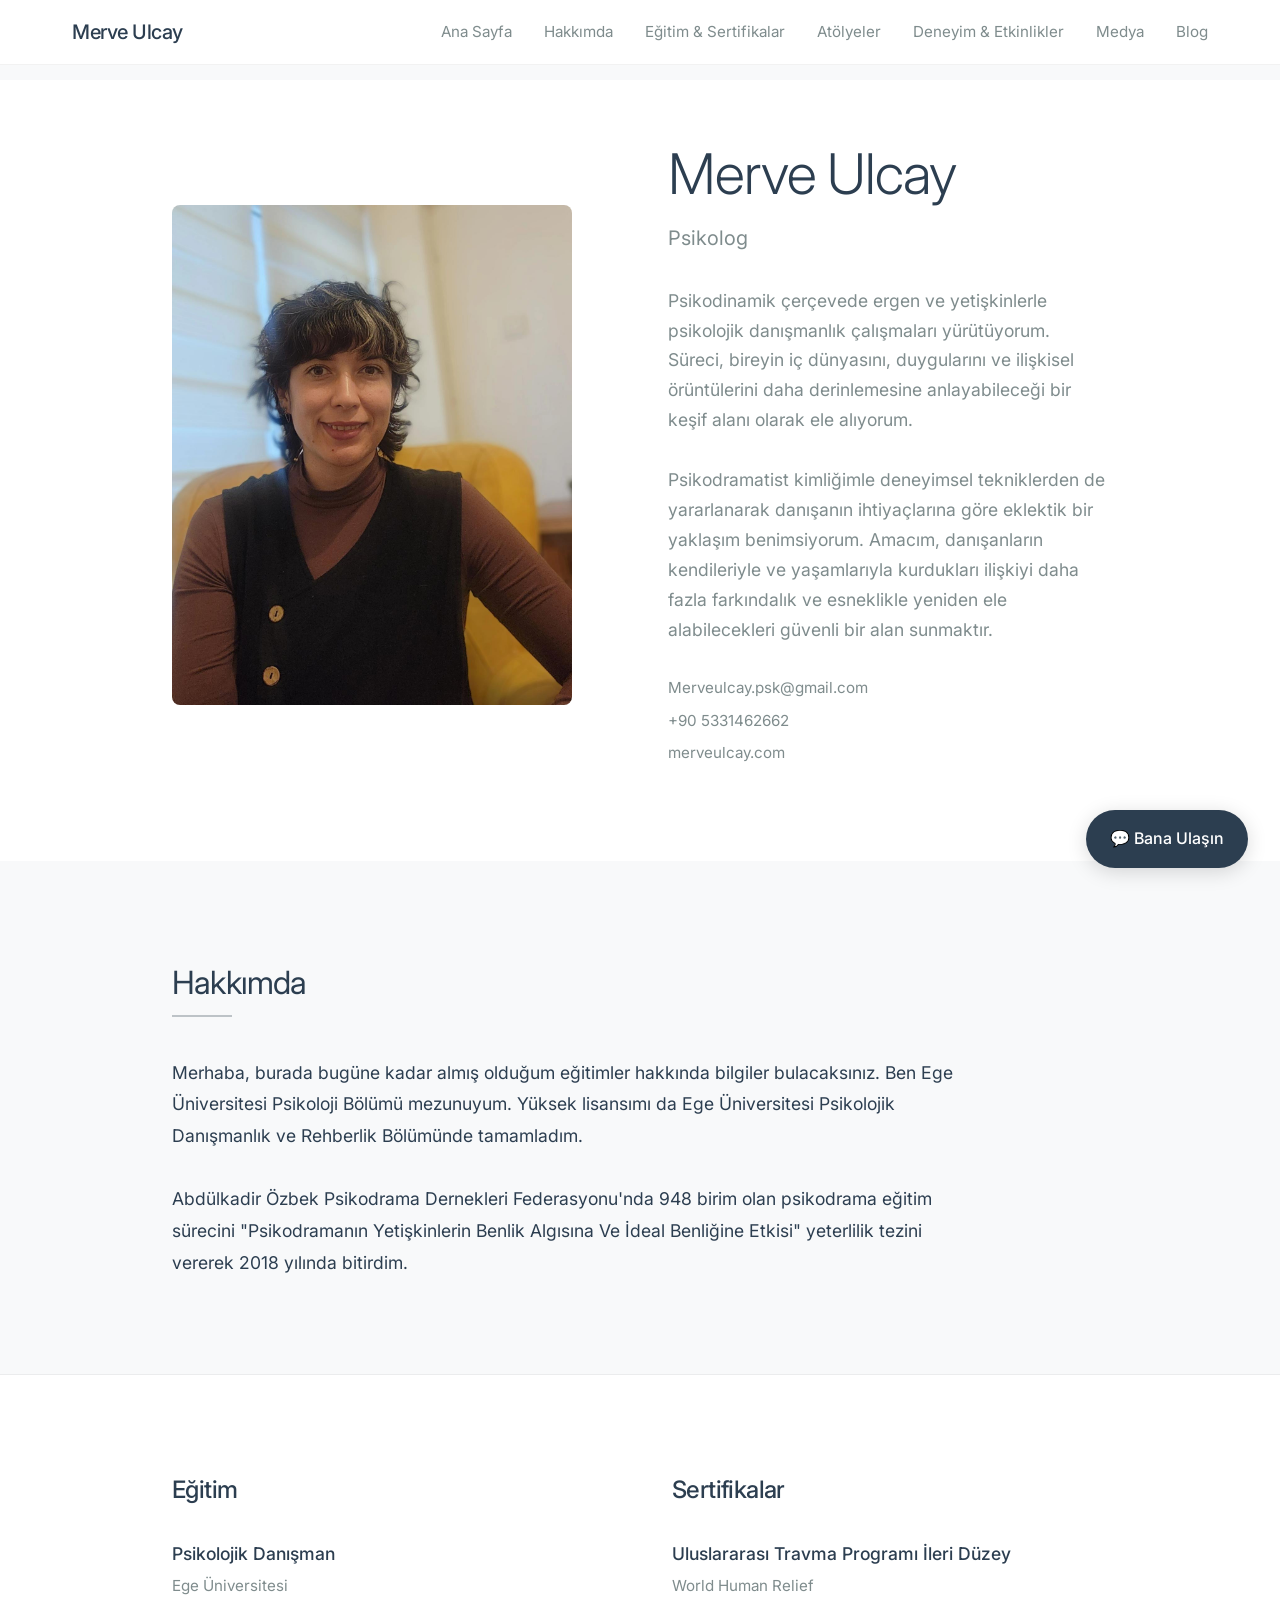
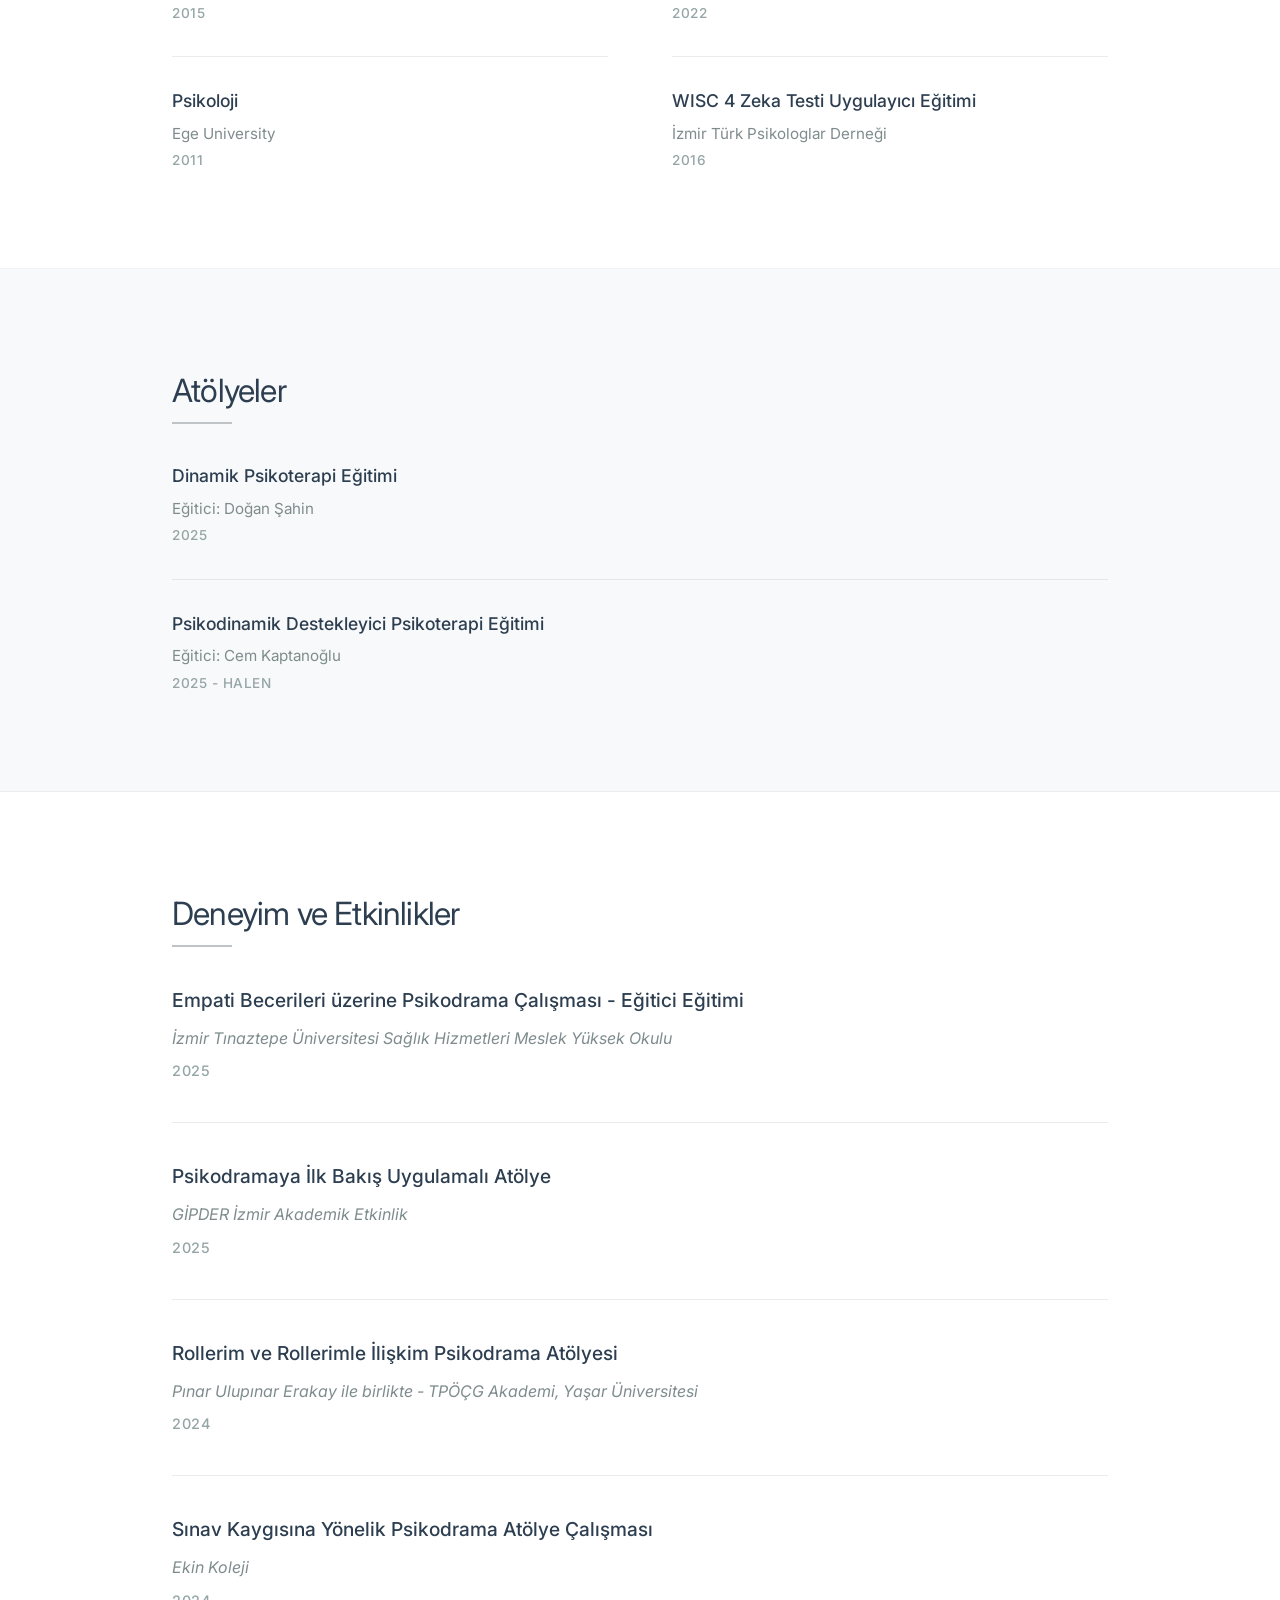
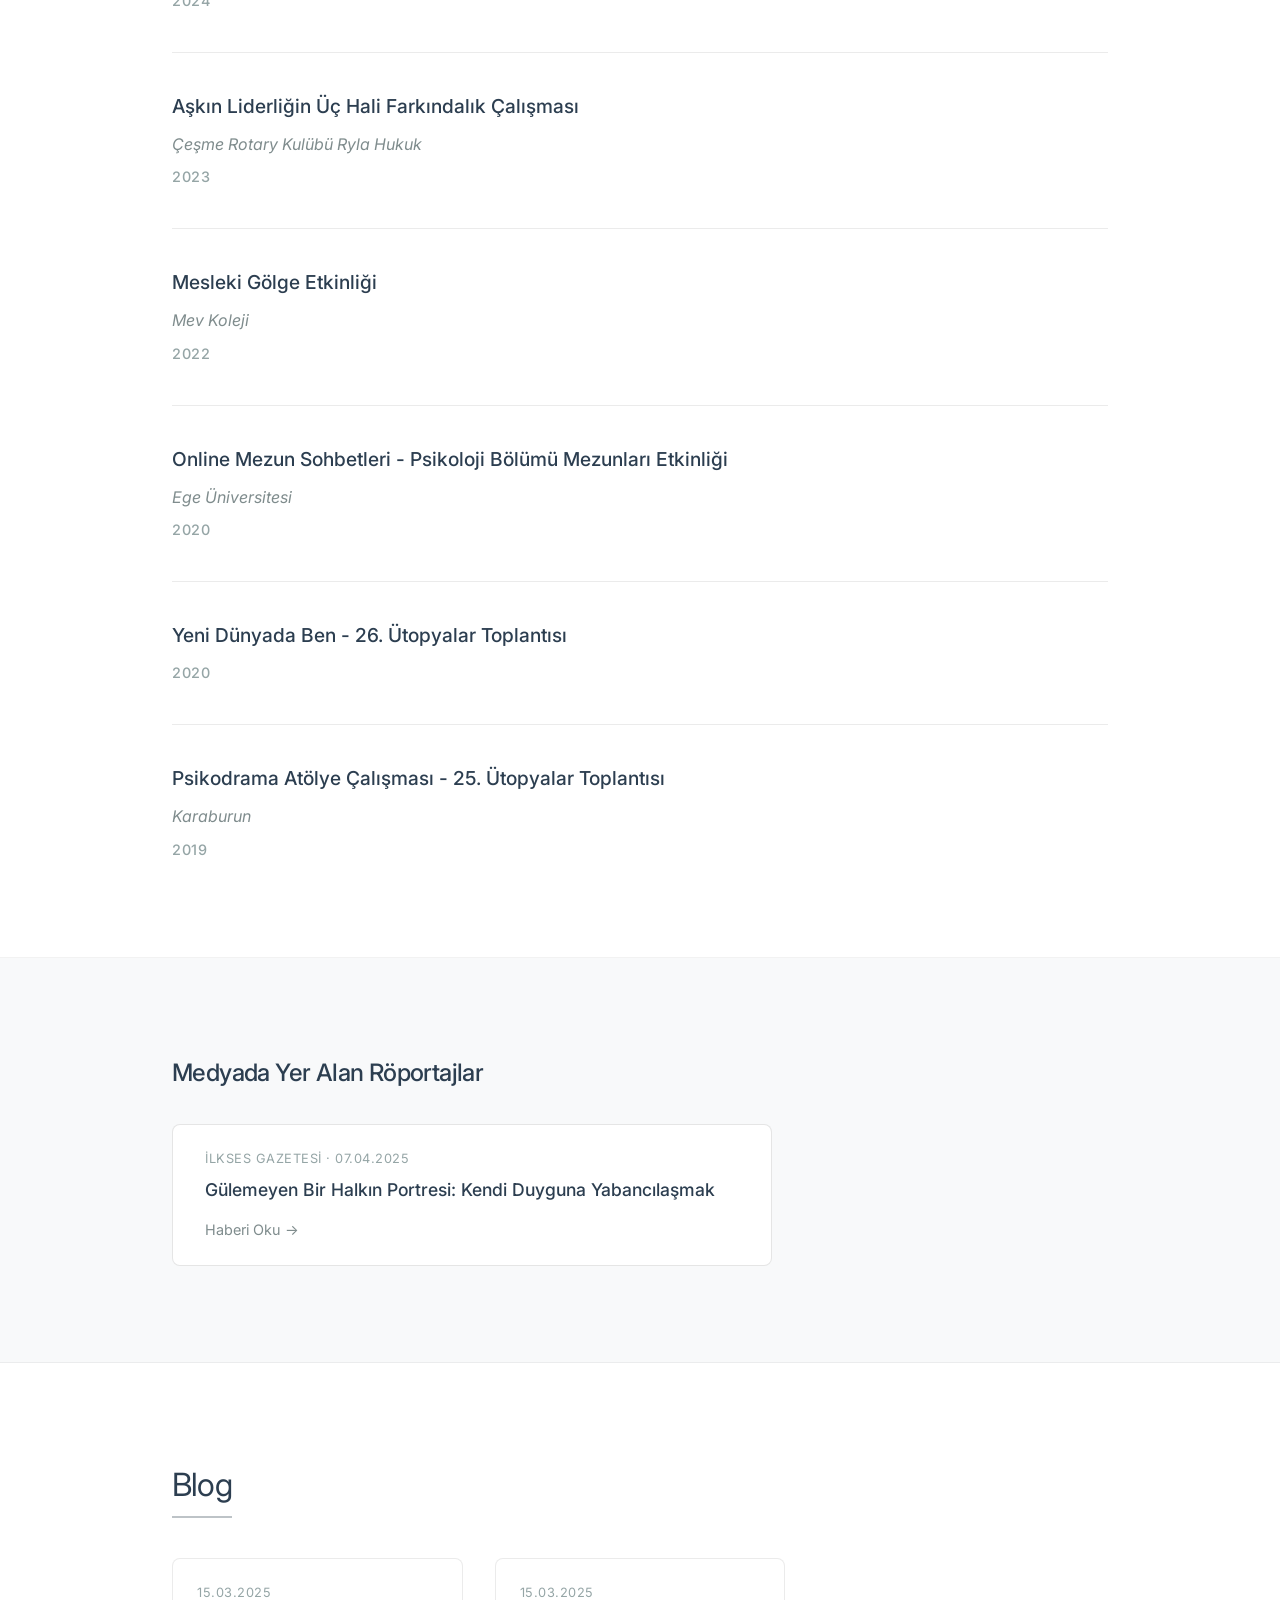
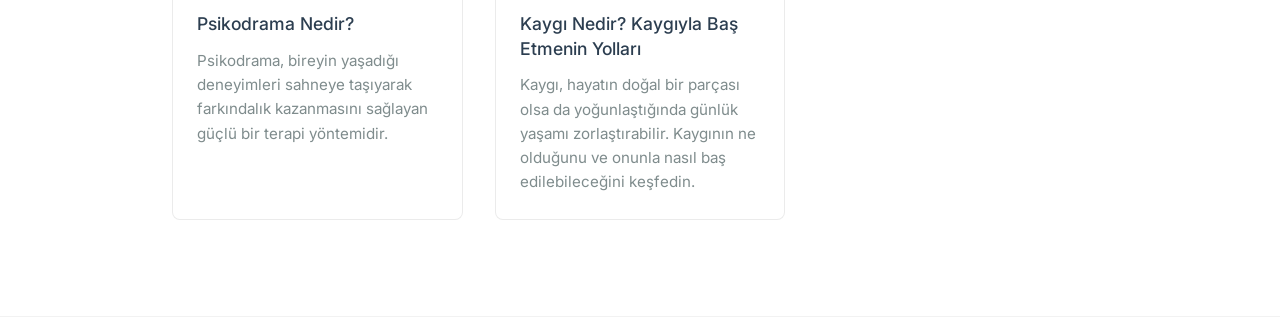
<file: index.html>
<!DOCTYPE html>
<html lang="tr">
  <head>
    <meta charset="UTF-8" />
    <meta name="viewport" content="width=device-width, initial-scale=1.0" />
    <title>Merve Ulcay - Psikolog</title>
    <meta
      name="description"
      content="Merve Ulcay - Psikolog. Psikolojik danışmanlık, psikodrama eğitimleri ve atölye çalışmaları."
    />
    <meta
      name="keywords"
      content="psikolog, psikolojik danışmanlık, psikodrama, İzmir, terapi, psikoterapi"
    />
    <meta name="author" content="Merve Ulcay" />

    <!-- Open Graph Meta Tags -->
    <meta property="og:title" content="Merve Ulcay - Psikolog" />
    <meta
      property="og:description"
      content="Psikolojik danışmanlık ve psikodrama eğitimleri"
    />
    <meta property="og:type" content="website" />
    <meta property="og:locale" content="tr_TR" />

    <!-- Google Fonts -->
    <link rel="preconnect" href="https://fonts.googleapis.com" />
    <link rel="preconnect" href="https://fonts.gstatic.com" crossorigin />
    <link
      href="https://fonts.googleapis.com/css2?family=Inter:wght@300;400;500;600&display=swap"
      rel="stylesheet"
    />

    <link rel="stylesheet" href="styles.css" />

    <!-- PWA manifest + renk -->
    <meta name="theme-color" content="#2c3e50" />

    <!-- Open Graph -->
    <meta property="og:title" content="Merve Ulcay - Psikolog" />
    <meta
      property="og:description"
      content="Psikolojik danışmanlık ve psikodrama eğitimleri"
    />
    <meta property="og:type" content="website" />
    <meta property="og:locale" content="tr_TR" />

    <!-- Twitter Card -->
    <meta name="twitter:card" content="summary_large_image" />
    <meta name="twitter:title" content="Merve Ulcay - Psikolog" />
    <meta
      name="twitter:description"
      content="Psikolojik danışmanlık ve psikodrama eğitimleri"
    />

    <!-- Canonical -->
    <link rel="canonical" href="https://www.merveulcay.com/" />
  </head>
  <body>
    <!-- Fixed Header -->
    <header class="header" id="header">
      <div class="nav-container">
        <div class="logo" id="logo">Merve Ulcay</div>
        <nav>
          <ul class="nav-menu">
            <li><a href="#home">Ana Sayfa</a></li>
            <li><a href="#hakkımda">Hakkımda</a></li>
            <li><a href="#education">Eğitim & Sertifikalar</a></li>
            <li><a href="#workshops">Atölyeler</a></li>
            <li><a href="#experience">Deneyim & Etkinlikler</a></li>
            <li><a href="#media">Medya</a></li>
            <li><a href="#blog">Blog</a></li>
          </ul>
        </nav>
      </div>
    </header>

    <!-- Main Content -->
    <main class="main-content">
      <!-- Hero Section -->
      <section id="home" class="hero">
        <div class="container">
          <div class="hero-content">
            <img id="profileImage" alt="" class="profile-image" />
            <div class="hero-text">
              <h1 id="name"></h1>
              <div class="subtitle" id="title"></div>
              <p class="hero-description" id="description"></p>
              <div class="contact-info" id="contactInfo">
                <!-- Contact info will be populated by JavaScript -->
              </div>
            </div>
          </div>
        </div>
      </section>

      <!-- About Section -->
      <section id="hakkımda" class="section">
        <div class="container">
          <h2 class="section-title">Hakkımda</h2>
          <div class="bio-text" id="bioText">
            <!-- Bio will be populated by JavaScript -->
          </div>
        </div>
      </section>

      <!-- Education & Certifications Section -->
      <section id="education" class="section">
        <div class="container">
          <div class="section-grid">
            <div class="section-column">
              <h3>Eğitim</h3>
              <div class="item-list" id="educationList">
                <!-- Education items will be populated by JavaScript -->
              </div>
            </div>
            <div class="section-column">
              <h3>Sertifikalar</h3>
              <div class="item-list" id="certificationList">
                <!-- Certification items will be populated by JavaScript -->
              </div>
            </div>
          </div>
        </div>
      </section>

      <!-- Workshops Section -->
      <section id="workshops" class="section">
        <div class="container">
          <h2 class="section-title">Atölyeler</h2>
          <div class="item-list" id="workshopList">
            <!-- Workshop items will be populated by JavaScript -->
          </div>
        </div>
      </section>

      <!-- Experience Section -->
      <!-- Experience Section -->
      <section id="experience" class="section experience-section">
        <div class="container">
          <h2 class="section-title">Deneyim ve Etkinlikler</h2>
          <div class="experience-list" id="experienceList"></div>
        </div>
      </section>

      <!-- Media Section -->
      <section id="media" class="section media-section">
        <div class="container">
          <h3 class="media-title">Medyada Yer Alan Röportajlar</h3>
          <div id="mediaInterviews"></div>
        </div>
      </section>

      <section id="blog" class="section">
        <div class="container">
          <h2 class="section-title">Blog</h2>
            <div class="blog-grid" id="blogGrid"></div>
        </div>
      </section>
    </main>

    <!-- Floating Chat Button -->
    <a
      href="https://wa.me/905331462662"
      target="_blank"
      rel="noopener noreferrer"
      class="chat-button"
    >
      💬 Bana Ulaşın
    </a>

    <script src="data.js"></script>
    <script src="script.js"></script>
  </body>
</html>
</file>
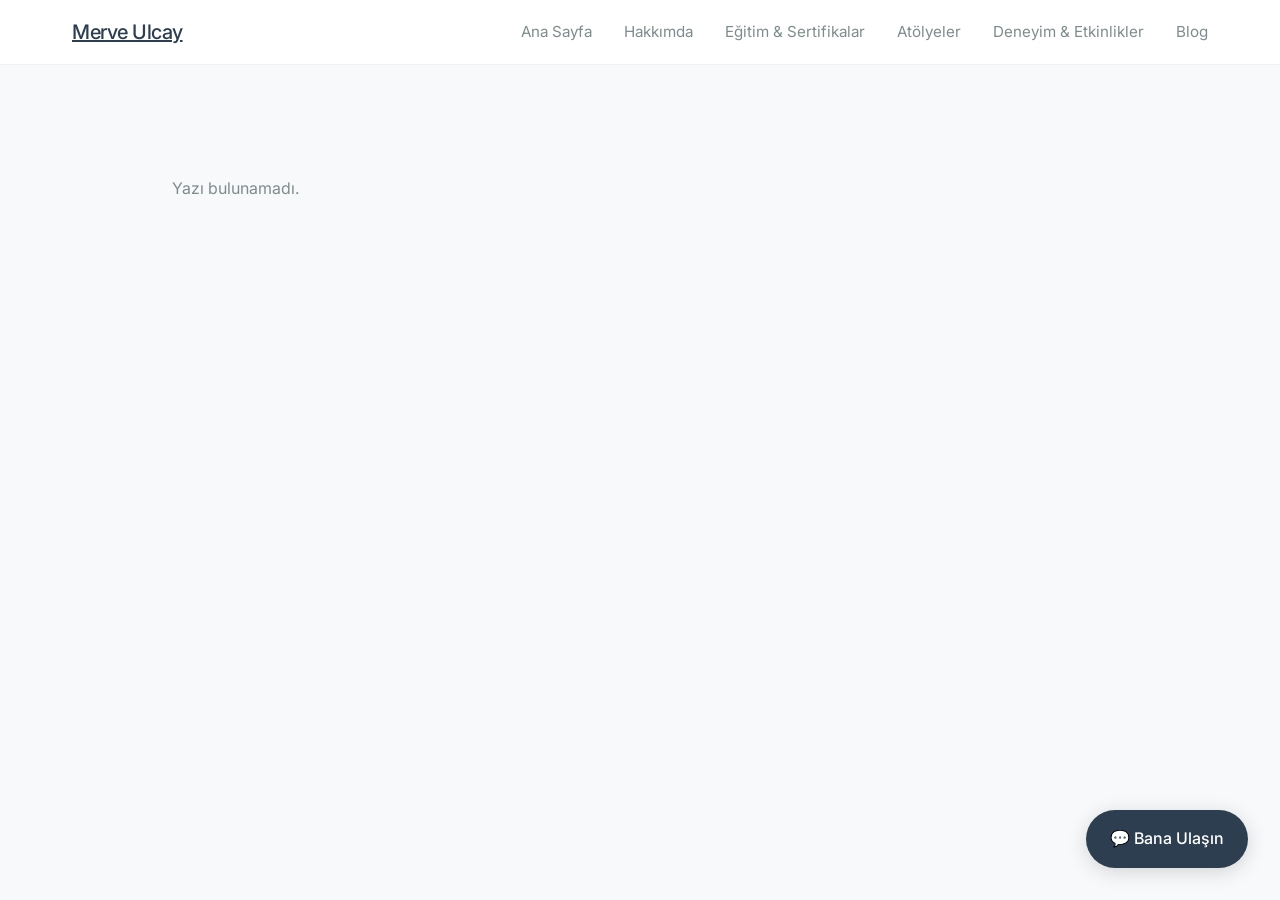
<file: blog-post.html>
<!DOCTYPE html>
<html lang="tr">
<head>
    <meta charset="UTF-8" />
    <meta name="viewport" content="width=device-width, initial-scale=1.0" />
    <title>Blog - Merve Ulcay</title>
    <link href="https://fonts.googleapis.com/css2?family=Inter:wght@300;400;500;600&display=swap" rel="stylesheet" />
    <link rel="stylesheet" href="styles.css" />
    <style>
        .post-meta {
            font-size: 0.85rem;
            color: var(--dark-gray);
            text-transform: uppercase;
            letter-spacing: 0.5px;
            margin-bottom: 1rem;
        }
        .post-title {
            font-size: 2.5rem;
            font-weight: 300;
            color: var(--primary-color);
            letter-spacing: -0.02em;
            line-height: 1.2;
            margin-bottom: 2rem;
        }
        .post-cover {
            width: 100%;
            max-height: 480px;
            object-fit: cover;
            border-radius: 8px;
            margin-bottom: 3rem;
        }
        .post-body {
            max-width: 720px;
            font-size: 1.1rem;
            line-height: 1.8;
            color: var(--text-primary);
        }
        .post-body p {
            margin-bottom: 1.5rem;
        }
        .post-body h2 {
            font-size: 1.5rem;
            font-weight: 500;
            margin: 2.5rem 0 1rem;
            color: var(--primary-color);
        }
        .back-link {
            display: inline-block;
            color: var(--text-secondary);
            text-decoration: none;
            font-size: 0.9rem;
            padding: 3rem 0 2rem;
            transition: color 0.2s;
        }
        .back-link:hover { color: var(--primary-color); }
        .not-found {
            padding: 6rem 0;
            color: var(--text-secondary);
        }
    </style>
</head>
<body>
    <header class="header">
        <div class="nav-container">
            <a class="logo" href="index.html">Merve Ulcay</a>
            <nav>
                <ul class="nav-menu">
                    <li><a href="index.html#home">Ana Sayfa</a></li>
                    <li><a href="index.html#hakkımda">Hakkımda</a></li>
                    <li><a href="index.html#education">Eğitim & Sertifikalar</a></li>
                    <li><a href="index.html#workshops">Atölyeler</a></li>
                    <li><a href="index.html#experience">Deneyim & Etkinlikler</a></li>
                    <li><a href="index.html#blog">Blog</a></li>
                </ul>
            </nav>
        </div>
    </header>

    <main class="main-content">
        <div class="container" id="postContainer">
            <!-- populated by JS -->
        </div>
    </main>

    <a href="https://wa.me/905331462662" target="_blank" rel="noopener noreferrer" class="chat-button">
        💬 Bana Ulaşın
    </a>

    <script src="data.js"></script>
    <script>
        const params = new URLSearchParams(window.location.search);
        const id = parseInt(params.get('id'));
        const post = cvData.blogPosts.find(p => p.id === id);
        const container = document.getElementById('postContainer');

        if (!post) {
            container.innerHTML = '<p class="not-found">Yazı bulunamadı.</p>';
        } else {
            document.title = `${post.title} - Merve Ulcay`;

            const backLink = `<a href="index.html#blog" class="back-link">← Blog'a Dön</a>`;
            const meta = `<div class="post-meta">${post.date}</div>`;
            const title = `<h1 class="post-title">${post.title}</h1>`;

            const body = post.content.map(block => {
                if (block.type === 'p') return `<p>${block.text}</p>`;
                if (block.type === 'h2') return `<h2>${block.text}</h2>`;
                return '';
            }).join('');

            container.innerHTML = `
                ${backLink}
                ${meta}
                ${title}
                <article class="post-body">${body}</article>
            `;
        }
    </script>
</body>
</html>
</file>
<file: styles.css>
* {
    margin: 0;
    padding: 0;
    box-sizing: border-box;
}

:root {
    --primary-color: #2c3e50;
    --secondary-color: #34495e;
    --accent-color: #7f8c8d;
    --light-gray: #ecf0f1;
    --medium-gray: #bdc3c7;
    --dark-gray: #95a5a6;
    --white: #ffffff;
    --text-primary: #2c3e50;
    --text-secondary: #7f8c8d;
    --background: #f8f9fa;
    --section-bg: #ffffff;
}

body {
    font-family: 'Inter', -apple-system, BlinkMacSystemFont, sans-serif;
    line-height: 1.6;
    color: var(--text-primary);
    background-color: var(--background);
}

/* Header Styles */
.header {
    position: fixed;
    top: 0;
    left: 0;
    width: 100%;
    background: rgba(255, 255, 255, 0.95);
    backdrop-filter: blur(10px);
    padding: 1rem 0;
    z-index: 1000;
    border-bottom: 1px solid rgba(0,0,0,0.05);
}

.nav-container {
    max-width: 1200px;
    margin: 0 auto;
    padding: 0 2rem;
    display: flex;
    justify-content: space-between;
    align-items: center;
}

.logo {
    font-size: 1.25rem;
    font-weight: 500;
    color: var(--primary-color);
    letter-spacing: -0.025em;
}

.nav-menu {
    display: flex;
    list-style: none;
    gap: 2rem;
}

.nav-menu a {
    text-decoration: none;
    color: var(--text-secondary);
    font-weight: 400;
    font-size: 0.95rem;
    transition: color 0.2s ease;
}

.nav-menu a:hover {
    color: var(--primary-color);
}

/* Main Content */
.main-content {
    margin-top: 80px;
}

.container {
    max-width: 1000px;
    margin: 0 auto;
    padding: 0 2rem;
}

/* Hero Section */
.hero {
    background: var(--white);
    padding: 4rem 0 6rem;
    display: flex;
    align-items: center;
    min-height: 80vh;
}

.hero-content {
    display: grid;
    grid-template-columns: 400px 1fr;
    gap: 6rem;
    align-items: center;
    width: 100%;
}

.profile-image {
    width: 100%;
    height: 500px;
    object-fit: cover;
    border-radius: 8px;
}

.hero-text h1 {
    font-size: 3.5rem;
    font-weight: 300;
    color: var(--primary-color);
    margin-bottom: 1rem;
    letter-spacing: -0.02em;
    line-height: 1.1;
}

.hero-text .subtitle {
    font-size: 1.25rem;
    color: var(--text-secondary);
    margin-bottom: 2rem;
    font-weight: 400;
}

.hero-description {
    font-size: 1.1rem;
    color: var(--text-secondary);
    line-height: 1.7;
    margin-bottom: 2rem;
    white-space: pre-line;
}

.contact-info {
    display: flex;
    flex-direction: column;
    gap: 0.5rem;
}

.contact-item {
    color: var(--text-secondary);
    text-decoration: none;
    font-size: 0.95rem;
    transition: color 0.2s ease;
}

.contact-item:hover {
    color: var(--primary-color);
}

/* Section Styles */
.section {
    padding: 6rem 0;
    background: var(--section-bg);
    border-bottom: 1px solid rgba(0,0,0,0.05);
}

.section:nth-child(even) {
    background: var(--background);
}

.section-title {
    font-size: 2rem;
    font-weight: 400;
    color: var(--primary-color);
    margin-bottom: 3rem;
    letter-spacing: -0.025em;
    position: relative;
}

.section-title::after {
    content: '';
    position: absolute;
    bottom: -0.5rem;
    left: 0;
    width: 60px;
    height: 2px;
    background: var(--medium-gray);
}

/* Bio Section */
.bio-text {
    font-size: 1.1rem;
    line-height: 1.8;
    color: var(--text-primary);
    max-width: 800px;
    white-space: pre-line;
}

/* List Sections */
.section-grid {
    display: grid;
    grid-template-columns: 1fr 1fr;
    gap: 4rem;
}

.section-column h3 {
    font-size: 1.5rem;
    font-weight: 500;
    color: var(--primary-color);
    margin-bottom: 2rem;
    letter-spacing: -0.025em;
}

.item-list {
    display: flex;
    flex-direction: column;
    gap: 2rem;
}

.list-item {
    padding-bottom: 2rem;
    border-bottom: 1px solid rgba(0,0,0,0.08);
}

.list-item:last-child {
    border-bottom: none;
    padding-bottom: 0;
}

.item-title {
    font-size: 1.1rem;
    font-weight: 500;
    color: var(--primary-color);
    margin-bottom: 0.5rem;
    line-height: 1.4;
}

.item-subtitle {
    font-size: 0.95rem;
    color: var(--text-secondary);
    margin-bottom: 0.25rem;
}

.item-year {
    font-size: 0.85rem;
    color: var(--dark-gray);
    font-weight: 500;
    text-transform: uppercase;
    letter-spacing: 0.5px;
}

/* Experience Section */
.experience-section {
    background: var(--white);
}

.experience-list {
    display: flex;
    flex-direction: column;
    gap: 2.5rem;
}

.experience-item {
    padding-bottom: 2.5rem;
    border-bottom: 1px solid rgba(0,0,0,0.08);
}

.experience-item:last-child {
    border-bottom: none;
    padding-bottom: 0;
}

.experience-title {
    font-size: 1.2rem;
    font-weight: 500;
    color: var(--primary-color);
    margin-bottom: 0.75rem;
    line-height: 1.4;
}

.experience-org {
    font-size: 1rem;
    color: var(--text-secondary);
    margin-bottom: 0.5rem;
    font-style: italic;
}

.experience-year {
    font-size: 0.9rem;
    color: var(--dark-gray);
    font-weight: 500;
    text-transform: uppercase;
    letter-spacing: 0.5px;
}

/* Media Section */
.media-section {
    background: var(--background);
}

.media-title {
    font-size: 1.5rem;
    font-weight: 500;
    color: var(--primary-color);
    margin-bottom: 2rem;
    letter-spacing: -0.025em;
}

.media-card {
    display: block;
    padding: 1.5rem 2rem;
    border: 1px solid rgba(0,0,0,0.1);
    border-radius: 8px;
    text-decoration: none;
    transition: all 0.2s ease;
    background: var(--white);
    max-width: 600px;
}

.media-card:hover {
    border-color: var(--primary-color);
    transform: translateY(-2px);
    box-shadow: 0 4px 16px rgba(0,0,0,0.08);
}

.media-card-source {
    font-size: 0.8rem;
    color: var(--dark-gray);
    text-transform: uppercase;
    letter-spacing: 0.5px;
    margin-bottom: 0.5rem;
}

.media-card-title {
    font-size: 1.1rem;
    font-weight: 500;
    color: var(--primary-color);
    line-height: 1.4;
    margin-bottom: 1rem;
}

.media-card-cta {
    font-size: 0.9rem;
    color: var(--text-secondary);
}

/* Chat Button */
.chat-button {
    position: fixed;
    bottom: 2rem;
    right: 2rem;
    background: var(--primary-color);
    color: var(--white);
    padding: 1rem 1.5rem;
    border-radius: 50px;
    text-decoration: none;
    font-weight: 500;
    box-shadow: 0 4px 20px rgba(0,0,0,0.15);
    transition: all 0.3s ease;
    z-index: 999;
}

.chat-button:hover {
    transform: translateY(-2px);
    box-shadow: 0 6px 25px rgba(0,0,0,0.2);
}

/* Responsive Design */
@media (max-width: 968px) {
    .hero-content {
        grid-template-columns: 1fr;
        gap: 3rem;
        text-align: center;
    }

    .profile-image {
        max-width: 400px;
        height: 400px;
        margin: 0 auto;
    }

    .section-grid {
        grid-template-columns: 1fr;
        gap: 3rem;
    }
}

@media (max-width: 768px) {
    .nav-menu {
        gap: 1rem;
        font-size: 0.9rem;
    }

    .hero {
        padding: 3rem 0 4rem;
    }

    .hero-text h1 {
        font-size: 2.5rem;
    }

    .section {
        padding: 4rem 0;
    }

    .container {
        padding: 0 1rem;
    }

    .chat-button {
        bottom: 1rem;
        right: 1rem;
        padding: 0.8rem 1.2rem;
        font-size: 0.9rem;
    }
}

@media (max-width: 480px) {
    .nav-container {
        flex-direction: column;
        gap: 1rem;
        padding: 0 1rem;
    }

    .nav-menu {
        flex-wrap: wrap;
        justify-content: center;
    }

    .hero-text h1 {
        font-size: 2rem;
    }

    .hero-text .subtitle {
        font-size: 1.1rem;
    }

    .profile-image {
        height: 350px;
    }
}

.chat-button.whatsapp {
  background: #25D366; /* WhatsApp green */
}
.chat-button.whatsapp:hover {
  background: #1ebe5b;
}

.blog-grid {
    display: grid;
    grid-template-columns: repeat(auto-fill, minmax(280px, 1fr));
    gap: 2rem;
}

.blog-card {
    border: 1px solid rgba(0,0,0,0.08);
    border-radius: 8px;
    overflow: hidden;
    background: var(--white);
    transition: all 0.2s ease;
}

.blog-card:hover {
    transform: translateY(-3px);
    box-shadow: 0 8px 24px rgba(0,0,0,0.08);
}

.blog-card-image {
    width: 100%;
    height: 200px;
    overflow: hidden;
    background: var(--light-gray);
}

.blog-card-image img {
    width: 100%;
    height: 100%;
    object-fit: cover;
}

.blog-card-body {
    padding: 1.5rem;
}

.blog-card-date {
    font-size: 0.8rem;
    color: var(--dark-gray);
    text-transform: uppercase;
    letter-spacing: 0.5px;
    margin-bottom: 0.5rem;
}

.blog-card-title {
    font-size: 1.1rem;
    font-weight: 500;
    color: var(--primary-color);
    margin-bottom: 0.75rem;
    line-height: 1.4;
}

.blog-card-excerpt {
    font-size: 0.95rem;
    color: var(--text-secondary);
    line-height: 1.6;
}

.blog-card,
.blog-card * {
    text-decoration: none;
}
</file>
